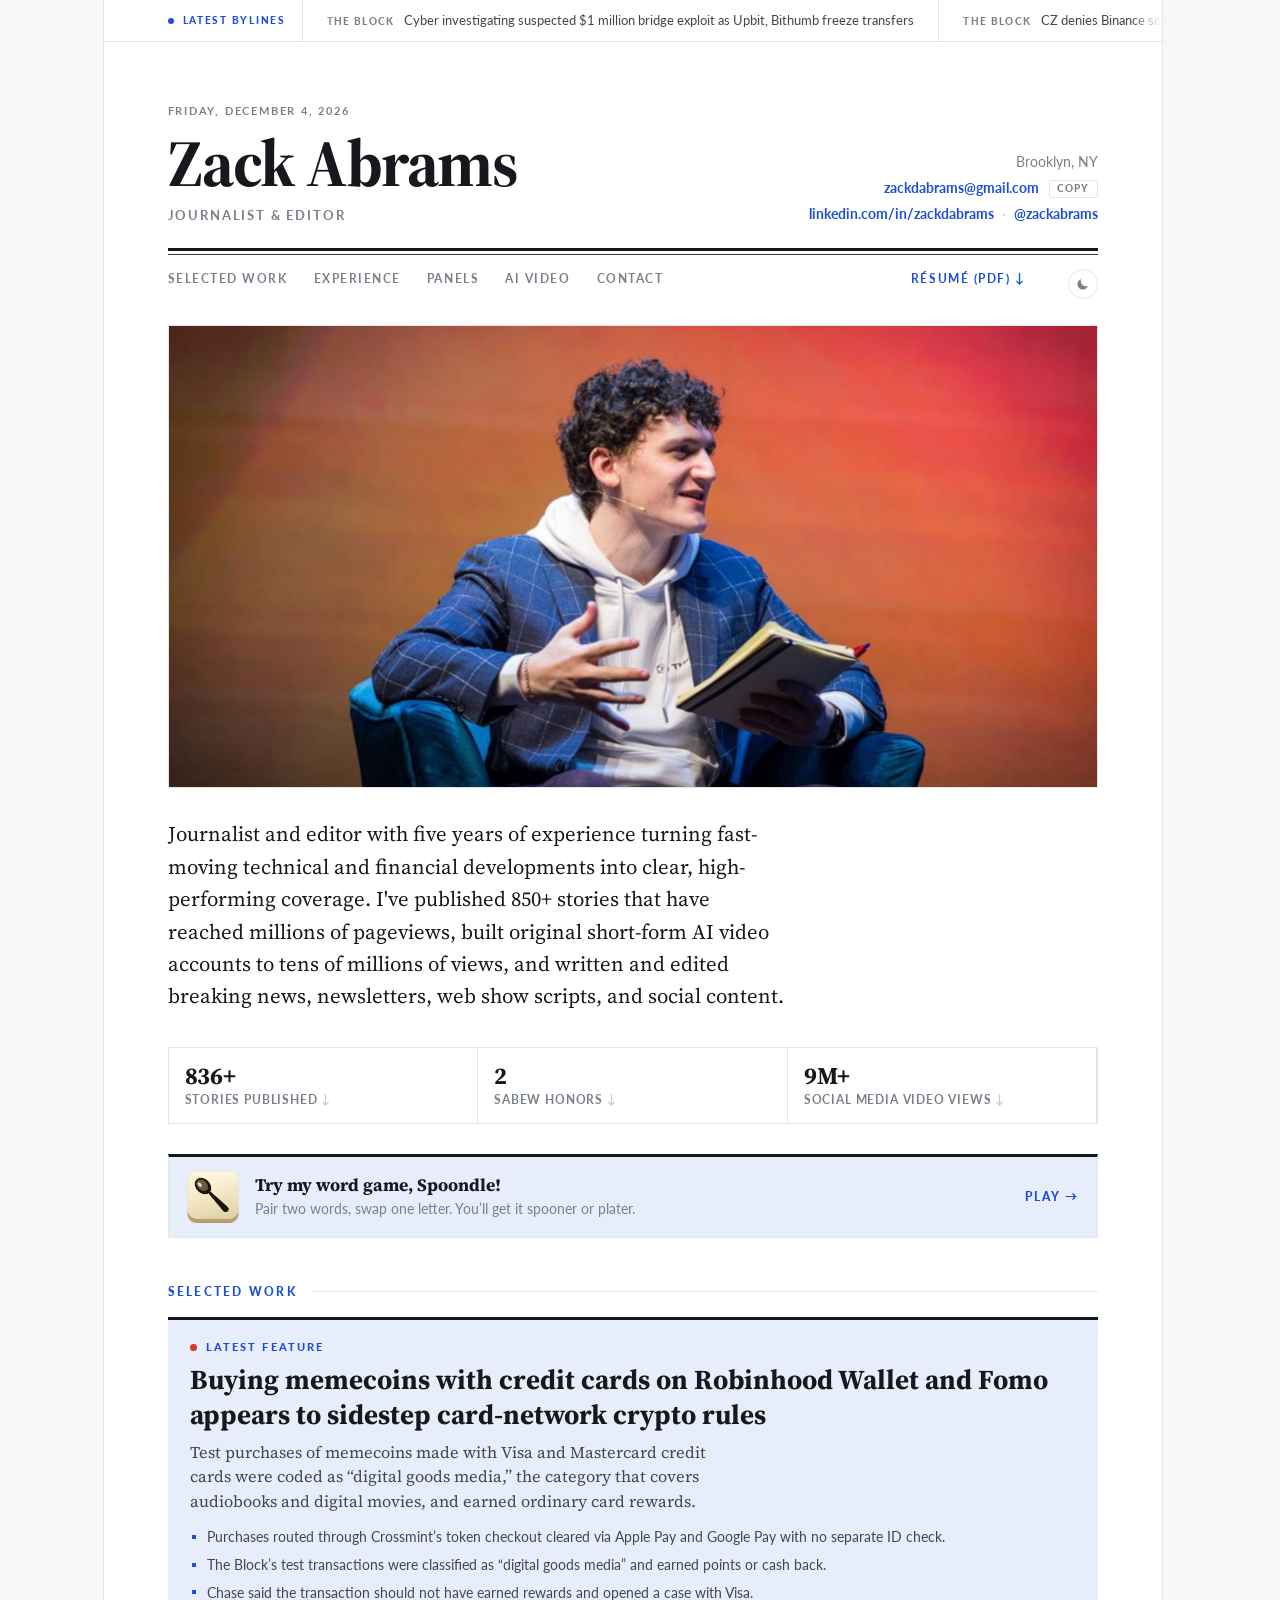
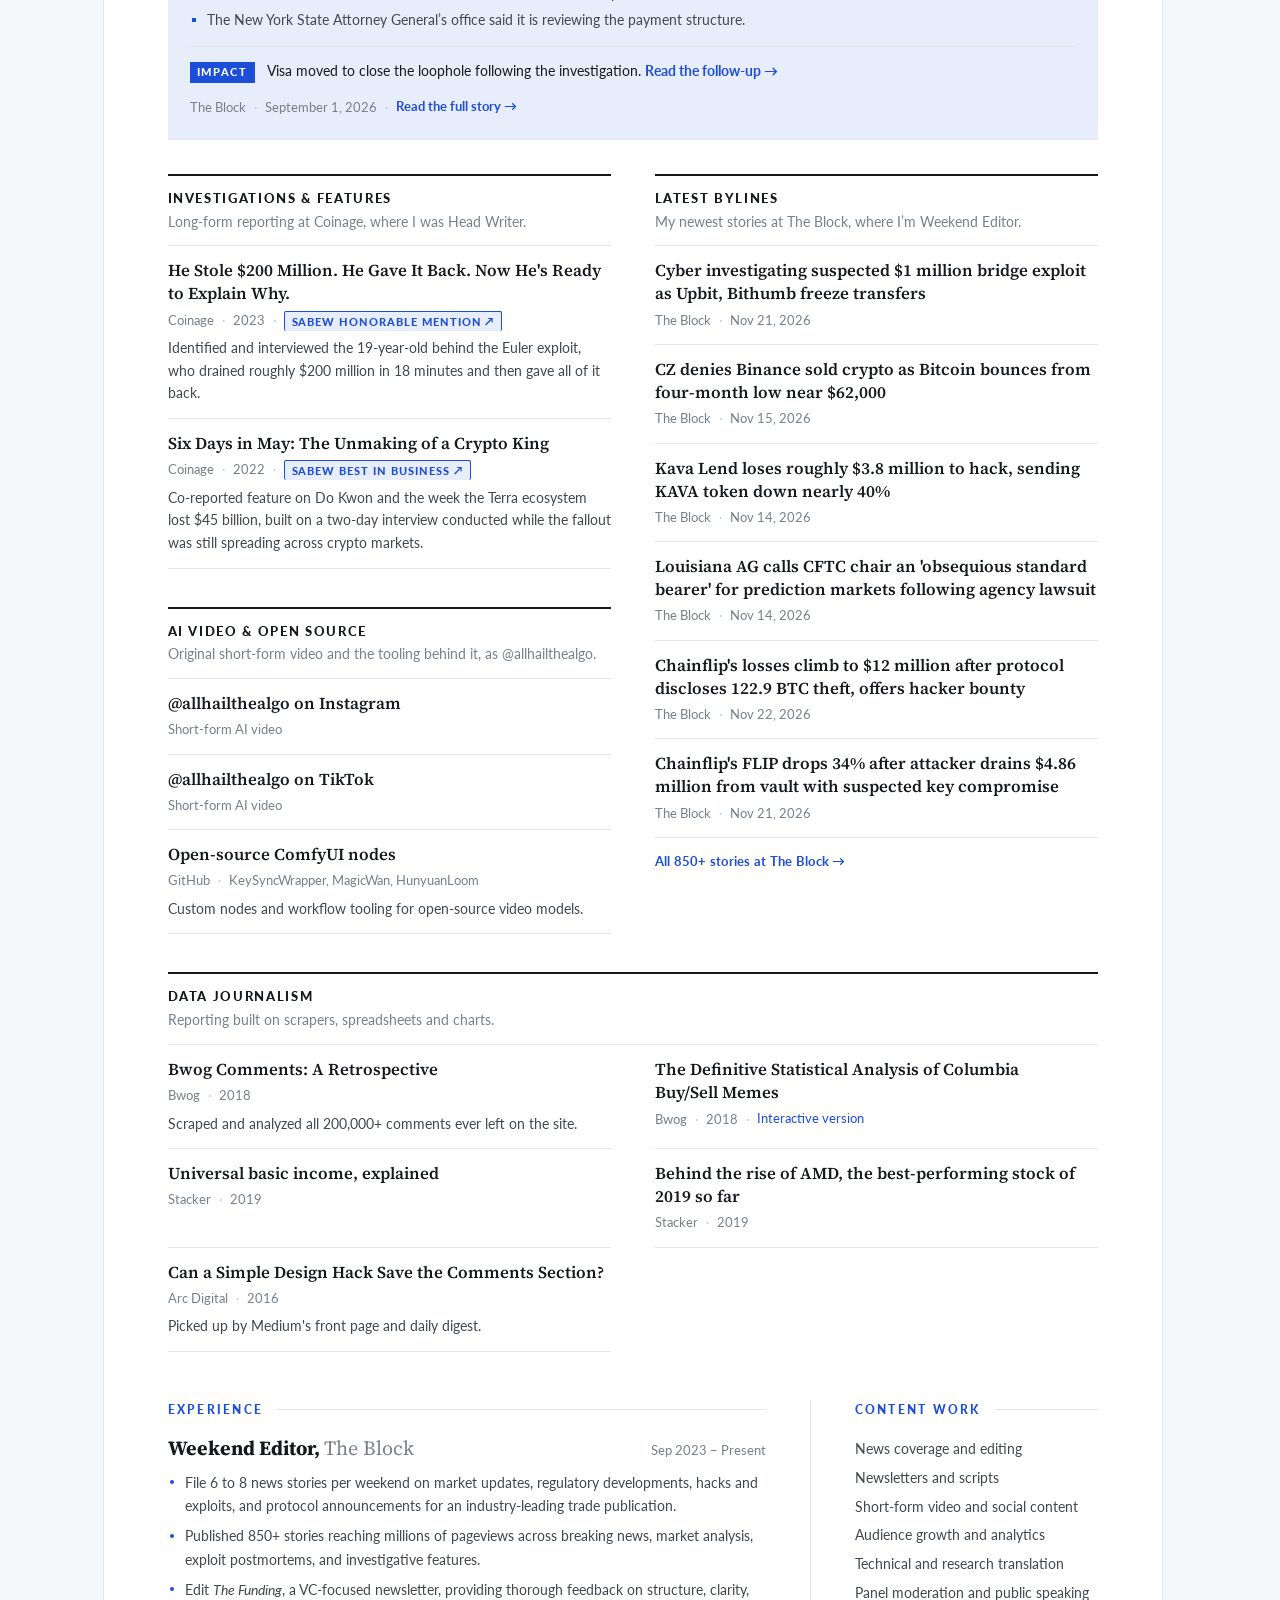
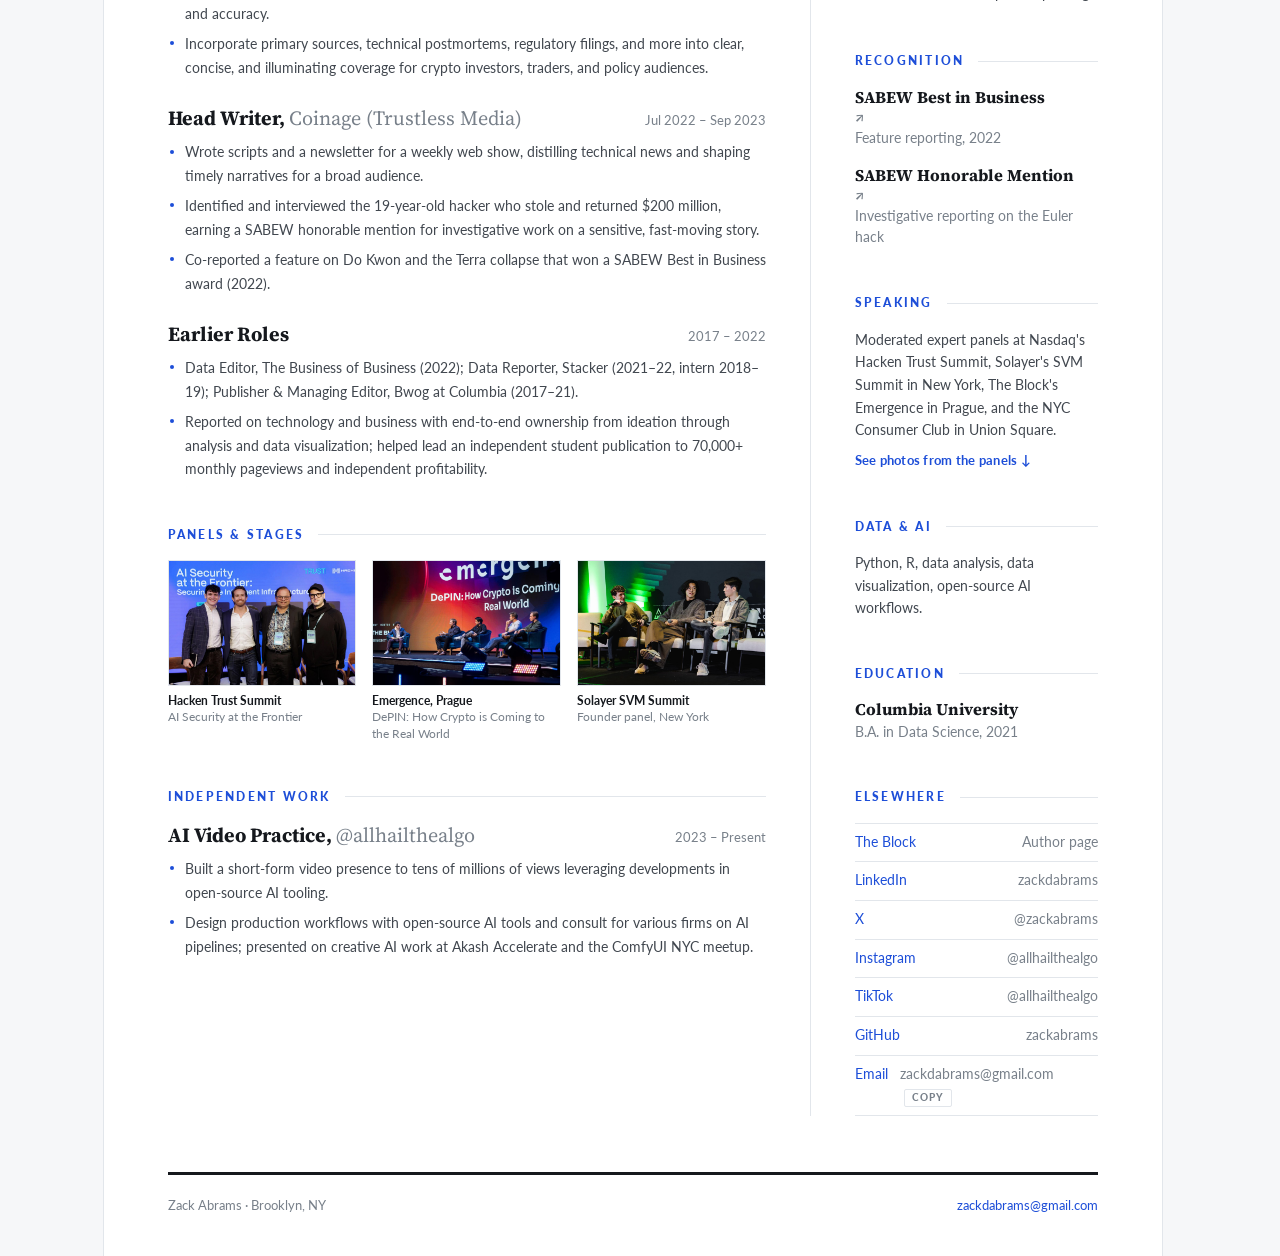
<file: index.html>
<!doctype html>
<html lang="en">
<head>
<meta charset="utf-8">
<meta name="viewport" content="width=device-width, initial-scale=1, viewport-fit=cover">
<script id="anim-gate">
(function(){try{var m=window.matchMedia&&matchMedia('(prefers-reduced-motion: reduce)');
if(!(m&&m.matches)&&'IntersectionObserver' in window)document.documentElement.setAttribute('data-anim','on');}catch(e){}
try{var t=localStorage.getItem('theme');if(t==='dark'||t==='light')document.documentElement.setAttribute('data-theme',t);}catch(e){}})();
</script>
<title>Zack Abrams</title>
<meta name="description" content="Journalist and editor in Brooklyn. Weekend Editor at The Block. SABEW Best in Business winner. 850+ stories on crypto markets, hacks, and regulation, plus open-source AI video.">
<link rel="canonical" href="https://zackabrams.com/">
<meta property="og:type" content="profile">
<meta property="og:site_name" content="Zack Abrams">
<meta property="og:title" content="Zack Abrams">
<meta property="og:description" content="Journalist and editor in Brooklyn. Weekend Editor at The Block. 850+ stories on crypto markets, hacks, and regulation, plus open-source AI video.">
<meta property="og:url" content="https://zackabrams.com/">
<meta property="og:image" content="https://zackabrams.com/og-image.jpg">
<meta property="og:image:width" content="1200">
<meta property="og:image:height" content="630">
<meta property="og:image:alt" content="Zack Abrams speaking on stage at Emergence in Prague">
<meta name="twitter:card" content="summary_large_image">
<meta name="twitter:creator" content="@zackabrams">
<meta name="twitter:image" content="https://zackabrams.com/og-image.jpg">
<meta name="theme-color" content="#1d4ed8">
<script type="application/ld+json">
{
 "@context": "https://schema.org",
 "@type": "Person",
 "name": "Zack Abrams",
 "url": "https://zackabrams.com/",
 "image": "https://zackabrams.com/og-image.jpg",
 "jobTitle": "Weekend Editor",
 "description": "Journalist and editor covering crypto markets, hacks, and regulation.",
 "worksFor": {
  "@type": "NewsMediaOrganization",
  "name": "The Block",
  "url": "https://www.theblock.co/"
 },
 "alumniOf": {
  "@type": "CollegeOrUniversity",
  "name": "Columbia University"
 },
 "homeLocation": {
  "@type": "Place",
  "name": "Brooklyn, New York"
 },
 "email": "mailto:zackdabrams@gmail.com",
 "award": [
  "SABEW Best in Business, 2022",
  "SABEW Best in Business Honorable Mention, 2023"
 ],
 "sameAs": [
  "https://www.theblock.co/author/zack-abrams/",
  "https://www.linkedin.com/in/zackdabrams",
  "https://x.com/zackabrams",
  "https://www.instagram.com/allhailthealgo/",
  "https://www.tiktok.com/@allhailthealgo",
  "https://github.com/zackabrams"
 ]
}
</script>
<link rel="icon" href="/favicon.svg" type="image/svg+xml">
<link rel="icon" href="/favicon-32.png" sizes="32x32" type="image/png">
<link rel="apple-touch-icon" href="/apple-touch-icon.png">
<link rel="preconnect" href="https://fonts.googleapis.com">
<link rel="preconnect" href="https://fonts.gstatic.com" crossorigin>
<link rel="stylesheet" href="https://fonts.googleapis.com/css2?family=Lato:ital,wght@0,400;0,700;0,900;1,400&family=Source+Serif+4:ital,opsz,wght@0,8..60,400;0,8..60,600;0,8..60,700;1,8..60,400&display=swap">
<style>
:root{
  --ground:#f6f7f9;
  --paper:#ffffff;
  --ink:#15181d;
  --body:#41474f;
  --muted:#78808a;
  --accent:#1d4ed8;
  --accent-soft:#e8edfb;
  --rule:#e2e6eb;
  --rule-strong:#c3cad3;
  --serif:"Source Serif 4",Georgia,"Times New Roman",serif;
  --sans:"Lato",-apple-system,BlinkMacSystemFont,"Segoe UI",Helvetica,Arial,sans-serif;
}
@media (prefers-color-scheme:dark){
  :root:not([data-theme="light"]){
    --ground:#0e1116;
    --paper:#141922;
    --ink:#e9ecf1;
    --body:#b4bbc5;
    --muted:#7f8896;
    --accent:#7da5ff;
    --accent-soft:#182236;
    --rule:#242c38;
    --rule-strong:#394453;
  }
}
:root[data-theme="dark"]{
  --ground:#0e1116;
  --paper:#141922;
  --ink:#e9ecf1;
  --body:#b4bbc5;
  --muted:#7f8896;
  --accent:#7da5ff;
  --accent-soft:#182236;
  --rule:#242c38;
  --rule-strong:#394453;
}

*{box-sizing:border-box;}
html{-webkit-text-size-adjust:100%;scroll-behavior:smooth;scrollbar-gutter:stable;}
@media (prefers-reduced-motion:reduce){html{scroll-behavior:auto;}*{animation:none!important;transition:none!important;}}
body{
  margin:0;
  background:var(--ground);
  color:var(--body);
  font-family:var(--sans);
  font-size:15px;
  line-height:1.62;
  -webkit-font-smoothing:antialiased;
}
img{max-width:100%;height:auto;}

a{color:var(--accent);text-decoration:none;border-bottom:1px solid transparent;}
a:hover{border-bottom-color:currentColor;}
a:focus-visible{outline:2px solid var(--accent);outline-offset:3px;border-radius:2px;}

.sheet{
  --gutter:clamp(20px,5vw,64px);
  --top:clamp(32px,5vw,60px);
  max-width:1060px;
  margin:0 auto;
  background:var(--paper);
  padding-inline:var(--gutter);
  padding-block:var(--top) 0;
  border-inline:1px solid var(--rule);
}
@media (max-width:1060px){.sheet{border-inline:0;}}

/* ---------- masthead ---------- */
.masthead{
  display:flex;
  flex-wrap:wrap;
  align-items:flex-end;
  justify-content:space-between;
  gap:14px 32px;
}
.name{
  font-family:var(--serif);
  font-weight:700;
  font-size:clamp(2.6rem,7.5vw,4.15rem);
  line-height:.98;
  letter-spacing:-.022em;
  color:var(--ink);
  margin:0;
}
.role{
  font-size:.82rem;
  letter-spacing:.14em;
  text-transform:uppercase;
  color:var(--muted);
  margin:10px 0 0;
  font-weight:700;
}
.contact{
  text-align:right;
  font-size:.875rem;
  line-height:1.85;
  color:var(--muted);
  margin:0;
}
.contact a{font-weight:700;}
.contact .sep{color:var(--rule-strong);padding:0 4px;}
@media (max-width:620px){
  .masthead{flex-direction:column;align-items:flex-start;}
  .contact{text-align:left;}
}

.rules{margin:22px 0 0;}
.rules::before,.rules::after{content:"";display:block;background:var(--ink);}
.rules::before{height:3px;}
.rules::after{height:1px;margin-top:3px;opacity:.85;}

/* ---------- nav ---------- */
.nav{
  display:flex;
  flex-wrap:wrap;
  gap:4px 26px;
  padding:14px 0 0;
  font-size:.74rem;
  font-weight:700;
  letter-spacing:.13em;
  text-transform:uppercase;
}
.nav a{color:var(--muted);}
.nav a:hover{color:var(--accent);}
.nav .pdf{color:var(--accent);margin-left:auto;}
@media (max-width:620px){.nav .pdf{margin-left:0;}}

/* ---------- hero ---------- */
.hero{margin:26px 0 0;}
.hero img{
  display:block;
  width:100%;
  max-width:100%;
  height:clamp(240px,36vw,470px);
  object-fit:cover;
  object-position:center 40%;
  background:var(--accent-soft);
}
.hero{border:1px solid var(--rule);overflow:hidden;line-height:0;}

/* ---------- lede ---------- */
.lede{
  font-family:var(--serif);
  font-size:clamp(1.09rem,2.3vw,1.3rem);
  line-height:1.56;
  color:var(--ink);
  max-width:62ch;
  margin:30px 0 0;
  text-wrap:pretty;
}

/* ---------- stats ---------- */
.stats{
  display:grid;
  grid-template-columns:repeat(3,1fr);
  gap:1px;
  background:var(--rule);
  border:1px solid var(--rule);
  margin:34px 0 0;
}
.stat{background:var(--paper);padding:14px 16px;}
a.stat{
  display:block;
  color:inherit;
  border-bottom:0;
  transition:background-color .22s ease;
}
a.stat b,a.stat span{transition:color .2s ease,opacity .2s ease;}
a.stat span::after{content:" \2193";opacity:.4;}
a.stat:hover{background:var(--accent-soft);}
a.stat:hover b,a.stat:hover span{color:var(--accent);}
a.stat:hover span::after{opacity:1;}
a.stat:focus-visible{outline:2px solid var(--accent);outline-offset:-2px;}
.group[id]{scroll-margin-top:22px;}
.stat b{
  display:block;
  font-family:var(--serif);
  font-weight:700;
  font-size:1.5rem;
  line-height:1.15;
  color:var(--ink);
  font-variant-numeric:tabular-nums;
  letter-spacing:-.01em;
}
.stat span{
  display:block;
  margin-top:3px;
  font-size:.735rem;
  line-height:1.4;
  letter-spacing:.07em;
  text-transform:uppercase;
  color:var(--muted);
  font-weight:700;
}
@media (max-width:600px){.stats{grid-template-columns:1fr;}}

/* ---------- two-column body ---------- */
.columns{
  display:grid;
  align-items:start;
  grid-template-columns:minmax(0,1fr) 288px;
  gap:0 44px;
  margin-top:10px;
  padding-bottom:56px;
}
.aside{
  align-self:start;
  padding-left:44px;
  border-left:1px solid var(--rule);
}
@media (max-width:900px){
  .columns{grid-template-columns:1fr;gap:0;}
  .aside{padding-left:0;border-left:0;border-top:1px solid var(--rule);margin-top:40px;padding-top:12px;}
}

/* ---------- section label ---------- */
.portfolio{margin-top:8px;}
.label{
  display:flex;
  align-items:center;
  gap:14px;
  margin:44px 0 16px;
  font-size:.745rem;
  font-weight:900;
  letter-spacing:.19em;
  text-transform:uppercase;
  color:var(--accent);
}
.label::after{content:"";flex:1;height:1px;background:var(--rule);}
.main > .label:first-child,.aside > .label:first-child{margin-top:0;}

/* ---------- entries (jobs) ---------- */
.entry{margin-bottom:26px;}
.entry:last-child{margin-bottom:0;}
.entry-head{
  display:flex;
  flex-wrap:wrap;
  align-items:baseline;
  justify-content:space-between;
  gap:2px 18px;
}
.entry-title{
  font-family:var(--serif);
  font-size:1.26rem;
  line-height:1.3;
  color:var(--ink);
  font-weight:700;
  margin:0;
}
.entry-title .org{font-weight:400;color:var(--muted);}
.entry-date{
  font-size:.815rem;
  color:var(--muted);
  white-space:nowrap;
  font-variant-numeric:tabular-nums;
}
.entry ul{list-style:none;margin:9px 0 0;padding:0;}
.entry li{position:relative;padding-left:17px;margin-bottom:7px;font-size:.905rem;}
.entry li::before{
  content:"";
  position:absolute;
  left:2px;top:.63em;
  width:4px;height:4px;
  border-radius:50%;
  background:var(--accent);
}
.entry li:last-child{margin-bottom:0;}
.entry .work li{padding-left:0;margin-bottom:0;}
.entry .work li::before{content:none;}
.entry em{font-style:italic;}

/* ---------- work list ---------- */
.group-title{
  font-family:var(--sans);
  font-size:.8rem;
  font-weight:900;
  letter-spacing:.13em;
  text-transform:uppercase;
  color:var(--ink);
  margin:0 0 3px;
  padding-top:12px;
  border-top:2px solid var(--ink);
}
.groups{display:grid;grid-template-columns:repeat(2,minmax(0,1fr));gap:0 44px;align-items:start;}
.gcol{min-width:0;}
#data{grid-column:1 / -1;}
#data .work{display:grid;grid-template-columns:repeat(2,minmax(0,1fr));column-gap:44px;border-top:1px solid var(--rule);}
#data .work li{border-top:0;border-bottom:1px solid var(--rule);}
.group{margin-bottom:38px;}

@media (max-width:900px){
  .groups{grid-template-columns:1fr;gap:0;}
  .gcol{display:contents;}
  #awards{order:1;} #stories{order:2;} #data{order:3;} #video{order:4;}
  #data .work{grid-template-columns:1fr;}
}
.group-note{font-size:.845rem;color:var(--muted);margin:0 0 12px;}

.work{list-style:none;margin:0;padding:0;}
.work li{
  padding:13px 0;
  border-top:1px solid var(--rule);
}
.work li:last-child{border-bottom:1px solid var(--rule);}
.work h4{
  font-family:var(--serif);
  font-size:1.045rem;
  line-height:1.38;
  font-weight:600;
  margin:0;
  color:var(--ink);
  text-wrap:pretty;
}
.work h4 a{color:var(--ink);}
.work h4 a:hover{color:var(--accent);}
.work .meta{
  display:flex;
  flex-wrap:wrap;
  align-items:center;
  gap:8px;
  margin-top:5px;
  font-size:.79rem;
  color:var(--muted);
  font-variant-numeric:tabular-nums;
}
.work .meta .dot{color:var(--rule-strong);}
.work p{margin:6px 0 0;font-size:.875rem;color:var(--body);}

.award{
  display:inline-block;
  padding:1px 7px;
  border:1px solid var(--accent);
  border-radius:2px;
  color:var(--accent);
  font-size:.665rem;
  font-weight:900;
  letter-spacing:.09em;
  text-transform:uppercase;
  background:var(--accent-soft);
}
.more{
  display:inline-block;
  margin-top:13px;
  font-size:.83rem;
  font-weight:700;
  letter-spacing:.02em;
}

/* ---------- aside ---------- */
.aside p{font-size:.875rem;margin:0;}
.tags{list-style:none;margin:0;padding:0;}
.tags li{font-size:.875rem;padding:3px 0;}
.honor{margin-bottom:15px;}
.honor:last-child{margin-bottom:0;}
.honor b{
  display:block;
  font-family:var(--serif);
  font-size:1.03rem;
  font-weight:700;
  color:var(--ink);
  line-height:1.3;
}
.honor span{display:block;font-size:.845rem;color:var(--muted);margin-top:1px;}
.links{list-style:none;margin:0;padding:0;}
.links li{
  padding:7px 0;
  border-bottom:1px solid var(--rule);
  font-size:.875rem;
  display:flex;
  justify-content:space-between;
  gap:12px;
}
.links li:first-child{border-top:1px solid var(--rule);}
.links .who{color:var(--muted);}

/* ---------- footer ---------- */
.foot{
  border-top:3px solid var(--ink);
  padding:20px 0 40px;
  display:flex;
  flex-wrap:wrap;
  justify-content:space-between;
  gap:8px 24px;
  font-size:.8rem;
  color:var(--muted);
}


/* ---------- featured article ---------- */
.featured{
  border-top:3px solid var(--ink);
  border-bottom:1px solid var(--rule);
  background:var(--accent-soft);
  padding:18px 22px 20px;
  margin:0 0 34px;
}
.featured-eyebrow{
  margin:0 0 6px;
  font-size:.7rem;
  font-weight:900;
  letter-spacing:.19em;
  text-transform:uppercase;
  color:var(--accent);
}
.featured-title{
  font-family:var(--serif);
  font-size:clamp(1.3rem,2.9vw,1.72rem);
  line-height:1.24;
  font-weight:700;
  margin:0;
  color:var(--ink);
  text-wrap:pretty;
}
.featured-title a{color:var(--ink);}
.featured-title a:hover{color:var(--accent);}
.featured-dek{
  font-family:var(--serif);
  font-size:1.02rem;
  line-height:1.5;
  margin:9px 0 0;
  max-width:68ch;
  color:var(--body);
}
.findings{list-style:none;margin:13px 0 0;padding:0;}
.findings li{
  position:relative;
  padding-left:17px;
  margin-bottom:5px;
  font-size:.88rem;
  font-variant-numeric:tabular-nums;
}
.findings li::before{
  content:"";
  position:absolute;
  left:2px;top:.62em;
  width:4px;height:4px;
  background:var(--accent);
}
.featured-meta{
  display:flex;
  flex-wrap:wrap;
  align-items:center;
  gap:8px;
  margin:14px 0 0;
  font-size:.79rem;
  color:var(--muted);
}
.featured-meta .dot{color:var(--rule-strong);}
.featured-meta a{font-weight:700;}

/* award chips are links now */
a.award{border-bottom:0;}
a.award:hover{background:var(--accent);color:var(--paper);}
.honor b a{color:var(--ink);border-bottom:0;}
.honor b a:hover{color:var(--accent);}

/* ---------- panels gallery ---------- */
.panels{margin-top:0;}
.panels[hidden],.hero[hidden]{display:none;}
.shots{display:grid;grid-template-columns:repeat(3,minmax(0,1fr));gap:18px 16px;}
.shot{margin:0;}
.shot img{
  display:block;
  width:100%;
  aspect-ratio:3/2;
  object-fit:cover;
  max-width:100%;
  border:1px solid var(--rule);
  background:var(--accent-soft);
}
.shot figcaption{margin-top:7px;font-size:.755rem;line-height:1.38;}
.shot figcaption b{display:block;color:var(--ink);font-weight:700;}
.shot figcaption span{display:block;color:var(--muted);}
.shots{position:relative;}
.dots{display:none;justify-content:center;gap:8px;margin-top:14px;}
.dots button{width:7px;height:7px;padding:0;border:0;border-radius:4px;background:var(--rule-strong);cursor:pointer;transition:width .3s ease,background-color .3s ease;}
.dots button[aria-current="true"]{width:20px;background:var(--accent);}
.dots button:focus-visible{outline:2px solid var(--accent);outline-offset:3px;}
@media (max-width:620px){
  .shots{
    display:flex;gap:12px;overflow-x:auto;
    scroll-snap-type:x mandatory;scrollbar-width:none;overscroll-behavior-x:contain;
    margin-inline:calc(-1 * var(--gutter));padding-inline:var(--gutter);scroll-padding-inline:var(--gutter);
  }
  .shots::-webkit-scrollbar{display:none;}
  .shot{flex:0 0 86%;scroll-snap-align:start;}
  .dots{display:flex;}
}


/* ---------- motion ---------- */
a{transition:color .2s ease,border-color .2s ease;}
.nav a{position:relative;}
.nav a:hover{border-bottom-color:transparent;}
.nav a::after{
  content:"";position:absolute;left:0;right:0;bottom:-3px;height:1px;
  background:currentColor;transform:scaleX(0);transform-origin:left center;
  transition:transform .28s cubic-bezier(.22,.61,.36,1);
}
.nav a:hover::after{transform:scaleX(1);}

.shotimg{
  display:block;overflow:hidden;line-height:0;
  padding:0;border:0;background:none;width:100%;
  cursor:zoom-in;
}
.shotimg:focus-visible{outline:2px solid var(--accent);outline-offset:3px;}

/* ---------- lightbox ---------- */
.lightbox{
  position:fixed;inset:0;z-index:999;
  display:flex;flex-direction:column;align-items:center;justify-content:center;
  gap:14px;
  padding:calc(env(safe-area-inset-top,0px) + 56px) 20px calc(env(safe-area-inset-bottom,0px) + 28px);
  background:rgba(8,10,14,.93);
  -webkit-backdrop-filter:blur(3px);backdrop-filter:blur(3px);
}
.lightbox[hidden]{display:none;}
.lb-fig{margin:0;display:flex;flex-direction:column;align-items:center;gap:12px;max-width:100%;}
.lb-fig img{
  display:block;
  max-width:min(94vw,1400px);
  max-height:76vh;
  width:auto;height:auto;
  object-fit:contain;
  border:1px solid rgba(255,255,255,.14);
}
.lb-cap{
  text-align:center;max-width:62ch;
  font-size:.86rem;line-height:1.45;color:#c9cfda;
}
.lb-cap b{display:block;color:#fff;font-weight:700;}
.lb-btn{
  position:absolute;top:calc(env(safe-area-inset-top,0px) + 14px);right:16px;
  width:40px;height:40px;line-height:1;
  font-size:1.5rem;
  color:#fff;background:rgba(255,255,255,.1);border:1px solid rgba(255,255,255,.2);
  cursor:pointer;
}
.lb-nav{
  position:absolute;top:50%;transform:translateY(-50%);
  width:44px;height:64px;
  font-size:1.5rem;color:#fff;
  background:rgba(255,255,255,.08);border:1px solid rgba(255,255,255,.16);
  cursor:pointer;
}
.lb-prev{left:12px;} .lb-next{right:12px;}
.lb-btn:hover,.lb-nav:hover{background:rgba(255,255,255,.22);}
.lb-btn:focus-visible,.lb-nav:focus-visible{outline:2px solid #fff;outline-offset:2px;}
@media (max-width:620px){.lb-nav{width:38px;height:54px;}}
.shot img{transition:transform .55s cubic-bezier(.22,.61,.36,1),filter .55s ease;}
.shot:hover img{transform:scale(1.045);filter:saturate(1.06);}

.work li{transition:background-color .25s ease;}
.work li:hover{background-color:var(--accent-soft);}

.featured-meta a,.more{display:inline-block;transition:transform .25s cubic-bezier(.22,.61,.36,1),color .2s ease;}
.featured-meta a:hover,.more:hover{transform:translateX(3px);}
a.award{transition:background-color .2s ease,color .2s ease;}

/* JS sets data-anim only when motion is welcome, so nothing hides without it */
:root[data-anim="on"] .reveal{opacity:0;transform:translateY(14px);}
:root[data-anim="on"] .reveal.in{
  opacity:1;transform:none;
  transition:opacity .6s cubic-bezier(.22,.61,.36,1),transform .6s cubic-bezier(.22,.61,.36,1);
}
:root[data-anim="on"] .shots .shot:nth-child(2).in{transition-delay:.09s;}
:root[data-anim="on"] .shots .shot:nth-child(3).in{transition-delay:.18s;}
:root[data-anim="on"] .hero{overflow:hidden;}
:root[data-anim="on"] .hero img{animation:heroIn .95s cubic-bezier(.22,.61,.36,1) both;}
@keyframes heroIn{from{opacity:0;transform:scale(1.035);}to{opacity:1;transform:none;}}

@media (prefers-reduced-motion:reduce){
  .shot:hover img,.featured-meta a:hover,.more:hover{transform:none;}
}


/* ---------- newswire ---------- */
.wire{
  display:flex;align-items:stretch;
  margin:calc(-1 * var(--top)) calc(-1 * var(--gutter)) var(--top);
  border-bottom:1px solid var(--rule);
  min-height:40px;
}
.wire-label{
  flex:none;display:flex;align-items:center;gap:9px;
  margin:0;padding:0 16px 0 var(--gutter);
  font-size:.64rem;font-weight:900;letter-spacing:.17em;text-transform:uppercase;
  color:var(--accent);
  border-right:1px solid var(--rule);
}
.wire-label::before{content:"";width:6px;height:6px;border-radius:50%;background:currentColor;}
.wire-view{
  flex:1;min-width:0;overflow-x:auto;scrollbar-width:none;
  -webkit-mask-image:linear-gradient(90deg,transparent,#000 32px,#000 calc(100% - 32px),transparent);
          mask-image:linear-gradient(90deg,transparent,#000 32px,#000 calc(100% - 32px),transparent);
}
.wire-view::-webkit-scrollbar{display:none;}
.wire-track{display:flex;list-style:none;margin:0;padding:0;width:max-content;}
.wire-track li{display:flex;align-items:center;border-right:1px solid var(--rule);}
.wire-track a{
  display:flex;align-items:baseline;gap:10px;
  padding:0 24px;line-height:40px;white-space:nowrap;
  font-size:.8rem;color:var(--body);border-bottom:0;
}
.wire-track a:hover span{color:var(--ink);text-decoration:underline;text-underline-offset:3px;text-decoration-color:var(--rule-strong);}
.wire-track b{font-size:.62rem;font-weight:900;letter-spacing:.13em;text-transform:uppercase;color:var(--muted);}
.wire.ticking .wire-view{overflow:hidden;}
.wire.ticking .wire-track{animation:wire var(--wire-dur,70s) linear infinite;}
.wire.ticking:hover .wire-track,.wire.ticking:focus-within .wire-track{animation-play-state:paused;}
@keyframes wire{to{transform:translateX(-50%);}}
@media (max-width:620px){.wire-label{padding-right:12px;letter-spacing:.12em;}}

/* ---------- entrance ---------- */
.name .w{display:inline-block;overflow:hidden;vertical-align:top;padding:.12em 0 .06em;margin:-.12em 0 -.06em;}
.name .w > span{display:inline-block;}
:root[data-anim="on"] .name .w > span{animation:rise .9s cubic-bezier(.19,1,.22,1) both;}
:root[data-anim="on"] .name .w + .w > span{animation-delay:.09s;}
@keyframes rise{from{transform:translateY(108%);}to{transform:none;}}
:root[data-anim="on"] .role,:root[data-anim="on"] .contact{animation:fadeUp .7s .28s cubic-bezier(.22,.61,.36,1) both;}
@keyframes fadeUp{from{opacity:0;transform:translateY(6px);}to{opacity:1;transform:none;}}
:root[data-anim="on"] .rules::before,:root[data-anim="on"] .rules::after{
  transform-origin:left center;animation:draw 1.1s cubic-bezier(.65,0,.35,1) .15s both;
}
:root[data-anim="on"] .rules::after{animation-delay:.27s;}
@keyframes draw{from{transform:scaleX(0);}to{transform:scaleX(1);}}
.label.rule-anim::after{transform:scaleX(0);transform-origin:left center;transition:transform 1s cubic-bezier(.65,0,.35,1) .12s;}
.label.rule-anim.in::after{transform:scaleX(1);}

/* ---------- lightbox morph (View Transitions, where supported) ---------- */
::view-transition-group(lb-photo){animation-duration:.42s;animation-timing-function:cubic-bezier(.22,.61,.36,1);}
::view-transition-old(root),::view-transition-new(root){animation-duration:.28s;}


/* ---------- Spoondle callout ---------- */
.spoon-band{margin-top:30px;}
.spoon{
  display:flex;align-items:center;gap:16px;padding:14px 18px;
  border:1px solid var(--rule);border-top:3px solid var(--ink);
  background:var(--accent-soft);color:var(--body);
}
a.spoon:hover{border-bottom-color:var(--rule);}
.spoon-icon{flex:none;width:52px;height:52px;display:block;transition:transform .35s cubic-bezier(.34,1.56,.64,1);}
.spoon:hover .spoon-icon{transform:rotate(-8deg) scale(1.06);}
.spoon-text{display:flex;flex-direction:column;gap:2px;min-width:0;}
.spoon-text b{font-family:var(--serif);font-size:1.1rem;line-height:1.3;color:var(--ink);}
.spoon-text span{font-size:.85rem;color:var(--muted);}
.spoon-go{margin-left:auto;flex:none;font-size:.74rem;font-weight:900;letter-spacing:.14em;text-transform:uppercase;color:var(--accent);transition:transform .25s cubic-bezier(.22,.61,.36,1);}
.spoon:hover .spoon-go{transform:translateX(3px);}
.spoon:focus-visible{outline:2px solid var(--accent);outline-offset:3px;}
@media (max-width:620px){.spoon-go{display:none;}.spoon{gap:14px;padding:12px 14px;}.spoon-icon{width:46px;height:46px;}}
@media (prefers-reduced-motion:reduce){.spoon:hover .spoon-icon,.spoon:hover .spoon-go{transform:none;}}


/* ---------- reading progress ---------- */
.progress{
  position:fixed;left:0;right:0;top:0;height:2px;z-index:60;
  background:var(--accent);transform:scaleX(0);transform-origin:left center;pointer-events:none;
}

/* ---------- dateline ---------- */
.dateline{margin:0 0 10px;font-size:.7rem;font-weight:700;letter-spacing:.16em;text-transform:uppercase;color:var(--muted);}
:root[data-anim="on"] .dateline{animation:fadeUp .7s .2s cubic-bezier(.22,.61,.36,1) both;}

/* ---------- theme toggle ---------- */
.theme-toggle{
  display:inline-grid;place-items:center;flex:none;
  width:30px;height:30px;margin-left:16px;padding:0;
  border:1px solid var(--rule);border-radius:50%;background:none;color:var(--muted);cursor:pointer;
  transition:color .2s ease,border-color .2s ease,transform .45s cubic-bezier(.34,1.56,.64,1);
}
.theme-toggle[hidden]{display:none;}
.theme-toggle:hover{color:var(--accent);border-color:var(--accent);transform:rotate(-20deg);}
.theme-toggle:focus-visible{outline:2px solid var(--accent);outline-offset:2px;}
.theme-toggle svg{width:15px;height:15px;}
.theme-toggle .i-sun{display:none;}
.theme-toggle[data-show="sun"] .i-sun{display:block;}
.theme-toggle[data-show="sun"] .i-moon{display:none;}
.sheet{position:relative;}
@media (max-width:620px){.theme-toggle{position:absolute;right:var(--gutter);top:calc(41px + var(--top) - 7px);margin:0;}}
html.theme-fade,html.theme-fade *{transition:background-color .35s ease,color .35s ease,border-color .35s ease!important;}

/* ---------- live dot on the lead story ---------- */
.featured-eyebrow{display:flex;align-items:center;gap:9px;}
.featured-eyebrow::before{content:"";width:7px;height:7px;border-radius:50%;background:#e0352b;flex:none;}
:root[data-anim="on"] .featured-eyebrow::before{animation:live 2.2s ease-out infinite;}
@keyframes live{0%{box-shadow:0 0 0 0 rgba(224,53,43,.55);}70%{box-shadow:0 0 0 8px rgba(224,53,43,0);}100%{box-shadow:0 0 0 0 rgba(224,53,43,0);}}

/* ---------- hero parallax ---------- */
:root[data-anim="on"] .hero img{scale:1.1;translate:0 var(--py,0px);}


/* ---------- copy email ---------- */
.copy{
  display:inline-block;vertical-align:1px;margin-left:6px;padding:1px 7px;
  border:1px solid var(--rule);border-radius:2px;background:none;cursor:pointer;
  font:900 .6rem/1.5 var(--sans);letter-spacing:.12em;text-transform:uppercase;color:var(--muted);
  transition:color .2s ease,border-color .2s ease,background-color .2s ease;
}
.copy[hidden]{display:none;}
.copy:hover{color:var(--accent);border-color:var(--accent);}
.copy:focus-visible{outline:2px solid var(--accent);outline-offset:2px;}
.copy.done{color:var(--paper);background:var(--accent);border-color:var(--accent);}
.links .who .copy{margin-left:4px;}
.sr-only{position:absolute;width:1px;height:1px;margin:-1px;padding:0;overflow:hidden;clip:rect(0 0 0 0);white-space:nowrap;border:0;}

/* ---------- impact line ---------- */
.impact{display:flex;gap:12px;align-items:baseline;margin:14px 0 0;padding-top:12px;border-top:1px solid var(--rule);font-size:.9rem;color:var(--ink);}
.impact b{flex:none;font-size:.66rem;font-weight:900;letter-spacing:.16em;text-transform:uppercase;color:#fff;background:var(--accent);padding:2px 7px;}
:root[data-theme="dark"] .impact b{color:#0e1116;}
@media (prefers-color-scheme:dark){:root:not([data-theme="light"]) .impact b{color:#0e1116;}}
.impact a{font-weight:700;white-space:nowrap;}
.aside .more{display:inline-block;margin-top:8px;}

/* ---------- print ---------- */
@media print{
  @page{size:letter;margin:.45in .5in;}
  :root,:root[data-theme],:root:not([data-theme="light"]){
    --ground:#fff;--paper:#fff;--ink:#000;--body:#222;--muted:#555;--accent:#1d4ed8;--accent-soft:#fff;--rule:#ccc;--rule-strong:#999;
  }
  body{background:#fff;font-size:9.5pt;line-height:1.42;}
  .progress,.wire,.nav,.hero,.stats,.spoon-band,.portfolio,.panels,.foot,.dateline,.lightbox,
  #contact,.links{display:none!important;}
  .reveal{opacity:1!important;transform:none!important;}
  .label.rule-anim::after{transform:none!important;}
  .sheet{max-width:none;padding:0;border:0;}
  .masthead{flex-direction:row!important;align-items:flex-end!important;}
  .contact{text-align:right!important;font-size:8.5pt;line-height:1.6;}
  .name{font-size:27pt;}
  .role{margin-top:4px;font-size:7.5pt;}
  .rules{margin-top:10px;}
  .lede{font-size:10.5pt;line-height:1.45;margin:12px 0 0;max-width:none;}
  .columns{grid-template-columns:minmax(0,1fr) 2.05in!important;gap:0 .28in!important;margin-top:4px;padding-bottom:0;}
  .aside{padding-left:.22in!important;border-left:1px solid #ccc!important;border-top:0!important;margin-top:0!important;padding-top:0!important;}
  .label{margin:13px 0 6px;font-size:7pt;}
  .entry{margin-bottom:9px;break-inside:avoid;}
  .entry-title{font-size:11.5pt;}
  .entry-date{font-size:8pt;}
  .entry ul{margin-top:3px;}
  .entry li{font-size:8.8pt;margin-bottom:2px;line-height:1.38;}
  .tags li,.aside p,.honor span{font-size:8.6pt;}
  .tags li{padding:1px 0;}
  .honor{margin-bottom:6px;}
  .honor b{font-size:10pt;}
  a{color:#000!important;}
  a[href^="http"]::after{content:none;}
  .ext,.theme-toggle,.copy,.aside .more{display:none!important;}
}
</style>
</head>
<body>

<div class="progress" aria-hidden="true"></div>

<p class="sr-only" id="copy-status" aria-live="polite"></p>
<main class="sheet">

  <section class="wire" aria-labelledby="wire-label">
    <h2 class="wire-label" id="wire-label">Latest bylines</h2>
    <div class="wire-view">
      <ul class="wire-track">
        <li><a href="https://www.theblock.co/news/defi/2026-09-27-onchain-analyst-links-18-4-million-in-robinhood-chain-memecoin-extractions-to-single-rug-pull-operation-416960"><b>The Block</b><span>Onchain analyst links $18.4 million in Robinhood Chain memecoin extractions to single rug-pull operation</span></a></li>
        <li><a href="https://www.theblock.co/news/ecosystems/2026-09-27-its-really-not-just-a-blockchain-anymore-vitalik-buterin-maps-ethereums-path-to-2030-416953"><b>The Block</b><span>'It's really not just a blockchain anymore': Vitalik Buterin maps Ethereum's path to 2030</span></a></li>
        <li><a href="https://www.theblock.co/news/markets/2026-09-26-bitcoin-etfs-turn-positive-for-2026-with-2-4-billion-weekly-inflow-their-largest-since-october-416944"><b>The Block</b><span>Bitcoin ETFs turn positive for 2026 with $2.4 billion weekly inflow, their largest since October</span></a></li>
        <li><a href="https://www.theblock.co/news/regulation/2026-09-26-kalshi-loses-appeal-over-ohio-and-tennessee-sports-betting-laws-widening-circuit-split-416937"><b>The Block</b><span>Kalshi loses appeal over Ohio and Tennessee sports betting laws, widening circuit split</span></a></li>
        <li><a href="https://www.theblock.co/news/defi/2026-09-20-zetachain-votes-to-shut-down-layer-1-network-and-move-zeta-to-solana-415878"><b>The Block</b><span>ZetaChain votes to shut down Layer 1 network and move ZETA to Solana</span></a></li>
        <li><a href="https://www.theblock.co/news/regulation/2026-09-20-polymarket-faced-10-million-fraud-attempt-as-its-ceo-pushed-growth-over-compliance-concerns-wsj-415875"><b>The Block</b><span>Polymarket faced $10 million fraud attempt as its CEO pushed growth over compliance concerns: WSJ</span></a></li>
        <li><a href="https://www.theblock.co/news/markets/2026-09-19-bitcoin-etfs-eke-out-positive-week-with-433-million-friday-inflow-as-ether-funds-snap-four-week-inflow-streak-415871"><b>The Block</b><span>Bitcoin ETFs eke out positive week with $433 million Friday inflow as ether funds snap four-week inflow streak</span></a></li>
        <li><a href="https://www.theblock.co/news/regulation/2026-09-19-visa-to-close-crossmint-memecoin-rewards-loophole-following-the-block-investigation-report-415866"><b>The Block</b><span>Visa to close Crossmint memecoin rewards loophole following The Block investigation: report</span></a></li>
      </ul>
    </div>
  </section>

  <header class="masthead">
    <div>
      <p class="dateline" hidden></p>
      <h1 class="name"><span class="w"><span>Zack</span></span> <span class="w"><span>Abrams</span></span></h1>
      <p class="role">Journalist &amp; Editor</p>
    </div>
    <p class="contact">
      Brooklyn, NY<br>
      <a href="mailto:zackdabrams@gmail.com">zackdabrams@gmail.com</a> <button class="copy" type="button" data-copy="zackdabrams@gmail.com" hidden>Copy</button><br>
      <a href="https://www.linkedin.com/in/zackdabrams">linkedin.com/in/zackdabrams</a>
      <span class="sep">·</span>
      <a href="https://x.com/zackabrams">@zackabrams</a>
    </p>
  </header>

  <div class="rules" role="presentation"></div>

  <nav class="nav" aria-label="Sections">
    <a href="#work">Selected work</a>
    <a href="#experience">Experience</a>
    <a href="#panels" class="navpanels">Panels</a>
    <a href="#video">AI video</a>
    <a href="#contact">Contact</a>
    <a class="pdf" href="ZackAbramsResume.pdf" target="_blank" rel="noopener">Résumé (PDF) ↓</a>
    <button class="theme-toggle" type="button" hidden>
      <svg class="i-moon" viewBox="0 0 24 24" aria-hidden="true"><path d="M20.5 14.3A8.5 8.5 0 0 1 9.7 3.5a8.5 8.5 0 1 0 10.8 10.8z" fill="currentColor"/></svg>
      <svg class="i-sun" viewBox="0 0 24 24" aria-hidden="true"><circle cx="12" cy="12" r="4.2" fill="currentColor"/><g stroke="currentColor" stroke-width="2" stroke-linecap="round"><path d="M12 2.5v2.2M12 19.3v2.2M2.5 12h2.2M19.3 12h2.2M5.3 5.3l1.6 1.6M17.1 17.1l1.6 1.6M5.3 18.7l1.6-1.6M17.1 6.9l1.6-1.6"/></g></svg>
    </button>
  </nav>

  <figure class="hero">
    <img src="images/panels/panel-02.jpg" alt="Zack Abrams moderating from the main stage at Emergence in Prague" width="1280" height="853" fetchpriority="high">
  </figure>

  <p class="lede">
    Journalist and editor with five years of experience turning fast-moving technical
    and financial developments into clear, high-performing coverage. I've published 850+
    stories that have reached millions of pageviews, built original short-form AI video
    accounts to tens of millions of views, and written and edited breaking news, newsletters,
    web show scripts, and social content.
  </p>

  <div class="stats">
    <a class="stat" href="#stories"><b>850+</b><span>Stories published</span></a>
    <a class="stat" href="#awards"><b>2</b><span>SABEW honors</span></a>
    <a class="stat" href="#video"><b>10M+</b><span>Social media video views</span></a>
  </div>

  <div class="spoon-band">
    <a class="spoon" href="https://spoondle.app/">
      <img class="spoon-icon" src="images/spoondle-icon.png" alt="" width="52" height="52">
      <span class="spoon-text"><b>Try my word game, Spoondle!</b><span>Pair two words, swap one letter. You&rsquo;ll get it spooner or plater.</span></span>
      <span class="spoon-go" aria-hidden="true">Play &rarr;</span>
    </a>
  </div>

  <section class="portfolio">
    <h2 class="label" id="work">Selected work</h2>

    <article class="featured">
      <p class="featured-eyebrow">Latest feature</p>
      <h3 class="featured-title"><a href="https://www.theblock.co/news/business/2026-09-01-buying-memecoins-with-credit-cards-on-robinhood-wallet-fomo-sidestep-card-network-crypto-rules-411911">Buying memecoins with credit cards on Robinhood Wallet and Fomo appears to sidestep card-network crypto rules</a></h3>
      <p class="featured-dek">Test purchases of memecoins made with Visa and Mastercard credit cards were coded as &ldquo;digital goods media,&rdquo; the category that covers audiobooks and digital movies, and earned ordinary card rewards.</p>
      <ul class="findings">
        <li>Purchases routed through Crossmint&rsquo;s token checkout cleared via Apple Pay and Google Pay with no separate ID check.</li>
        <li>The Block&rsquo;s test transactions were classified as &ldquo;digital goods media&rdquo; and earned points or cash back.</li>
        <li>Chase said the transaction should not have earned rewards and opened a case with Visa.</li>
        <li>The New York State Attorney General&rsquo;s office said it is reviewing the payment structure.</li>
      </ul>
      <p class="impact"><b>Impact</b><span>Visa moved to close the loophole following the investigation. <a href="https://www.theblock.co/news/regulation/2026-09-19-visa-to-close-crossmint-memecoin-rewards-loophole-following-the-block-investigation-report-415866">Read the follow-up &rarr;</a></span></p>
      <p class="featured-meta"><span>The Block</span><span class="dot">·</span><span>September 1, 2026</span><span class="dot">·</span><a href="https://www.theblock.co/news/business/2026-09-01-buying-memecoins-with-credit-cards-on-robinhood-wallet-fomo-sidestep-card-network-crypto-rules-411911">Read the full story &rarr;</a></p>
    </article>

    <div class="groups">
<div class="gcol">
<div class="group" id="awards">
<h3 class="group-title">Investigations &amp; features</h3>
      <p class="group-note">Long-form reporting at Coinage, where I was Head Writer.</p>
      <ul class="work">
        <li>
          <h4><a href="https://www.coinage.media/s2/he-stole-200-million-he-gave-it-back-now-hes-ready-to-explain-why">He Stole $200 Million. He Gave It Back. Now He's Ready to Explain Why.</a></h4>
          <div class="meta"><span>Coinage</span><span class="dot">·</span><span>2023</span><span class="dot">·</span><a class="award" href="https://sabew.org/2024/11/2023-best-in-business-awards/">SABEW Honorable Mention<span class="ext"> ↗</span></a></div>
          <p>Identified and interviewed the 19-year-old behind the Euler exploit, who drained roughly $200 million in 18 minutes and then gave all of it back.</p>
        </li>
        <li>
          <h4><a href="https://www.coinage.media/s1/inside-cryptos-largest-collapse-with-terras-do-kwon">Six Days in May: The Unmaking of a Crypto King</a></h4>
          <div class="meta"><span>Coinage</span><span class="dot">·</span><span>2022</span><span class="dot">·</span><a class="award" href="https://sabew.org/2023/03/2022-best-in-business-honorees-judging-comments/">SABEW Best in Business<span class="ext"> ↗</span></a></div>
          <p>Co-reported feature on Do Kwon and the week the Terra ecosystem lost $45 billion, built on a two-day interview conducted while the fallout was still spreading across crypto markets.</p>
        </li>
      </ul>
</div>
<div class="group" id="video">
<h3 class="group-title">AI video &amp; open source</h3>
<p class="group-note">Original short-form video and the tooling behind it, as @allhailthealgo.</p>
<ul class="work">
          <li>
            <h4><a href="https://www.instagram.com/allhailthealgo/">@allhailthealgo on Instagram</a></h4>
            <div class="meta"><span>Short-form AI video</span></div>
          </li>
          <li>
            <h4><a href="https://www.tiktok.com/@allhailthealgo">@allhailthealgo on TikTok</a></h4>
            <div class="meta"><span>Short-form AI video</span></div>
          </li>
          <li>
            <h4><a href="https://github.com/zackabrams">Open-source ComfyUI nodes</a></h4>
            <div class="meta"><span>GitHub</span><span class="dot">·</span><span>KeySyncWrapper, MagicWan, HunyuanLoom</span></div>
            <p>Custom nodes and workflow tooling for open-source video models.</p>
          </li>
        </ul>
</div>
</div>
<div class="gcol">
<div class="group" id="stories">
<h3 class="group-title">Latest bylines</h3>
      <p class="group-note">My newest stories at The Block, where I&rsquo;m Weekend Editor.</p>
      <ul class="work" id="bylines-list">
        <li>
          <h4><a href="https://www.theblock.co/news/defi/2026-09-27-onchain-analyst-links-18-4-million-in-robinhood-chain-memecoin-extractions-to-single-rug-pull-operation-416960">Onchain analyst links $18.4 million in Robinhood Chain memecoin extractions to single rug-pull operation</a></h4>
          <div class="meta"><span>The Block</span><span class="dot">·</span><span>Sep 27, 2026</span></div>
        </li>
        <li>
          <h4><a href="https://www.theblock.co/news/ecosystems/2026-09-27-its-really-not-just-a-blockchain-anymore-vitalik-buterin-maps-ethereums-path-to-2030-416953">'It's really not just a blockchain anymore': Vitalik Buterin maps Ethereum's path to 2030</a></h4>
          <div class="meta"><span>The Block</span><span class="dot">·</span><span>Sep 27, 2026</span></div>
        </li>
        <li>
          <h4><a href="https://www.theblock.co/news/markets/2026-09-26-bitcoin-etfs-turn-positive-for-2026-with-2-4-billion-weekly-inflow-their-largest-since-october-416944">Bitcoin ETFs turn positive for 2026 with $2.4 billion weekly inflow, their largest since October</a></h4>
          <div class="meta"><span>The Block</span><span class="dot">·</span><span>Sep 26, 2026</span></div>
        </li>
        <li>
          <h4><a href="https://www.theblock.co/news/regulation/2026-09-26-kalshi-loses-appeal-over-ohio-and-tennessee-sports-betting-laws-widening-circuit-split-416937">Kalshi loses appeal over Ohio and Tennessee sports betting laws, widening circuit split</a></h4>
          <div class="meta"><span>The Block</span><span class="dot">·</span><span>Sep 26, 2026</span></div>
        </li>
        <li>
          <h4><a href="https://www.theblock.co/news/defi/2026-09-20-zetachain-votes-to-shut-down-layer-1-network-and-move-zeta-to-solana-415878">ZetaChain votes to shut down Layer 1 network and move ZETA to Solana</a></h4>
          <div class="meta"><span>The Block</span><span class="dot">·</span><span>Sep 20, 2026</span></div>
        </li>
        <li>
          <h4><a href="https://www.theblock.co/news/regulation/2026-09-20-polymarket-faced-10-million-fraud-attempt-as-its-ceo-pushed-growth-over-compliance-concerns-wsj-415875">Polymarket faced $10 million fraud attempt as its CEO pushed growth over compliance concerns: WSJ</a></h4>
          <div class="meta"><span>The Block</span><span class="dot">·</span><span>Sep 20, 2026</span></div>
        </li>
      </ul>
      <a class="more" href="https://www.theblock.co/author/zack-abrams">All 850+ stories at The Block →</a>
</div>

</div>
    <div class="group" id="data">
<h3 class="group-title">Data journalism</h3>
      <p class="group-note">Reporting built on scrapers, spreadsheets and charts.</p>
      <ul class="work">
        <li>
          <h4><a href="https://bwog.com/2018/11/bwog-comments-a-retrospective/">Bwog Comments: A Retrospective</a></h4>
          <div class="meta"><span>Bwog</span><span class="dot">·</span><span>2018</span></div>
          <p>Scraped and analyzed all 200,000+ comments ever left on the site.</p>
        </li>
        <li>
          <h4><a href="https://bwog.com/2018/01/the-definitive-statistical-analysis-of-columbia-buysell-memes/">The Definitive Statistical Analysis of Columbia Buy/Sell Memes</a></h4>
          <div class="meta"><span>Bwog</span><span class="dot">·</span><span>2018</span><span class="dot">·</span><a href="buysell.html">Interactive version</a></div>
        </li>
        <li>
          <h4><a href="https://thestacker.com/article-universal-basic-income-explained">Universal basic income, explained</a></h4>
          <div class="meta"><span>Stacker</span><span class="dot">·</span><span>2019</span></div>
        </li>
        <li>
          <h4><a href="https://thestacker.com/behind-rise-amd-best-performing-stock-2019-so-far">Behind the rise of AMD, the best-performing stock of 2019 so far</a></h4>
          <div class="meta"><span>Stacker</span><span class="dot">·</span><span>2019</span></div>
        </li>
        <li>
          <h4><a href="https://arcdigital.media/can-a-simple-design-hack-save-the-comments-section-7e2f674a0f22">Can a Simple Design Hack Save the Comments Section?</a></h4>
          <div class="meta"><span>Arc Digital</span><span class="dot">·</span><span>2016</span></div>
          <p>Picked up by Medium's front page and daily digest.</p>
        </li>
      </ul>
</div>
    </div>
  </section>

  <div class="columns">

    <div class="main">

      <!-- ============ EXPERIENCE ============ -->
      <h2 class="label" id="experience">Experience</h2>

      <div class="entry">
        <div class="entry-head">
          <h3 class="entry-title">Weekend Editor, <span class="org">The Block</span></h3>
          <span class="entry-date">Sep 2023 – Present</span>
        </div>
        <ul>
          <li>File 6 to 8 news stories per weekend on market updates, regulatory developments, hacks and exploits, and protocol announcements for an industry-leading trade publication.</li>
          <li>Published 850+ stories reaching millions of pageviews across breaking news, market analysis, exploit postmortems, and investigative features.</li>
          <li>Edit <em>The Funding</em>, a VC-focused newsletter, providing thorough feedback on structure, clarity, and accuracy.</li>
          <li>Incorporate primary sources, technical postmortems, regulatory filings, and more into clear, concise, and illuminating coverage for crypto investors, traders, and policy audiences.</li>
        </ul>
      </div>

      <div class="entry">
        <div class="entry-head">
          <h3 class="entry-title">Head Writer, <span class="org">Coinage (Trustless Media)</span></h3>
          <span class="entry-date">Jul 2022 – Sep 2023</span>
        </div>
        <ul>
          <li>Wrote scripts and a newsletter for a weekly web show, distilling technical news and shaping timely narratives for a broad audience.</li>
          <li>Identified and interviewed the 19-year-old hacker who stole and returned $200 million, earning a SABEW honorable mention for investigative work on a sensitive, fast-moving story.</li>
          <li>Co-reported a feature on Do Kwon and the Terra collapse that won a SABEW Best in Business award (2022).</li>
        </ul>
      </div>

      <div class="entry">
        <div class="entry-head">
          <h3 class="entry-title">Earlier Roles</h3>
          <span class="entry-date">2017 – 2022</span>
        </div>
        <ul>
          <li>Data Editor, The Business of Business (2022); Data Reporter, Stacker (2021–22, intern 2018–19); Publisher &amp; Managing Editor, Bwog at Columbia (2017–21).</li>
          <li>Reported on technology and business with end-to-end ownership from ideation through analysis and data visualization; helped lead an independent student publication to 70,000+ monthly pageviews and independent profitability.</li>
        </ul>
      </div>

      <section class="panels">
        <h2 class="label" id="panels">Panels &amp; stages</h2>
        <div class="shots">
          <figure class="shot">
            <button class="shotimg" type="button"><img src="images/panels/panel-01.jpg" data-full="images/panels/large/panel-01.jpg" alt="Zack Abrams with fellow panelists at the Hacken Trust Summit" width="1400" height="933"></button>
            <figcaption><b>Hacken Trust Summit</b><span>AI Security at the Frontier</span></figcaption>
          </figure>
          <figure class="shot">
            <button class="shotimg" type="button"><img src="images/panels/panel-03.jpg" alt="Zack Abrams moderating the DePIN panel at Emergence in Prague" width="1280" height="853"></button>
            <figcaption><b>Emergence, Prague</b><span>DePIN: How Crypto is Coming to the Real World</span></figcaption>
          </figure>
          <figure class="shot">
            <button class="shotimg" type="button"><img src="images/panels/panel-04.jpg" data-full="images/panels/large/panel-04.jpg" alt="Zack Abrams moderating a founder panel at the Solayer SVM Summit in New York" width="1400" height="933"></button>
            <figcaption><b>Solayer SVM Summit</b><span>Founder panel, New York</span></figcaption>
          </figure>
        </div>
      </section>

      <!-- ============ INDEPENDENT WORK ============ -->
      <h2 class="label" id="independent">Independent work</h2>

      <div class="entry">
        <div class="entry-head">
          <h3 class="entry-title">AI Video Practice, <span class="org">@allhailthealgo</span></h3>
          <span class="entry-date">2023 – Present</span>
        </div>
        <ul>
          <li>Built a short-form video presence to tens of millions of views leveraging developments in open-source AI tooling.</li>
          <li>Design production workflows with open-source AI tools and consult for various firms on AI pipelines; presented on creative AI work at Akash Accelerate and the ComfyUI NYC meetup.</li>
        </ul>
      </div>

    </div><!-- /main -->

    <!-- ============ SIDEBAR ============ -->
    <aside class="aside">

      <h2 class="label">Content work</h2>
      <ul class="tags">
        <li>News coverage and editing</li>
        <li>Newsletters and scripts</li>
        <li>Short-form video and social content</li>
        <li>Audience growth and analytics</li>
        <li>Technical and research translation</li>
        <li>Panel moderation and public speaking</li>
      </ul>

      <h2 class="label">Recognition</h2>
      <div class="honor">
        <b><a href="https://sabew.org/2023/03/2022-best-in-business-honorees-judging-comments/">SABEW Best in Business<span class="ext"> ↗</span></a></b>
        <span>Feature reporting, 2022</span>
      </div>
      <div class="honor">
        <b><a href="https://sabew.org/2024/11/2023-best-in-business-awards/">SABEW Honorable Mention<span class="ext"> ↗</span></a></b>
        <span>Investigative reporting on the Euler hack</span>
      </div>

      <h2 class="label">Speaking</h2>
      <p>Moderated expert panels at Nasdaq's Hacken Trust Summit, Solayer's SVM Summit in New York, The Block's Emergence in Prague, and the NYC Consumer Club in Union Square.</p>
      <a class="more" href="#panels">See photos from the panels &darr;</a>

      <h2 class="label">Data &amp; AI</h2>
      <p>Python, R, data analysis, data visualization, open-source AI workflows.</p>

      <h2 class="label">Education</h2>
      <div class="honor">
        <b>Columbia University</b>
        <span>B.A. in Data Science, 2021</span>
      </div>

      <h2 class="label" id="contact">Elsewhere</h2>
      <ul class="links">
        <li><a href="https://www.theblock.co/author/zack-abrams">The Block</a> <span class="who">Author page</span></li>
        <li><a href="https://www.linkedin.com/in/zackdabrams">LinkedIn</a> <span class="who">zackdabrams</span></li>
        <li><a href="https://x.com/zackabrams">X</a> <span class="who">@zackabrams</span></li>
        <li><a href="https://www.instagram.com/allhailthealgo/">Instagram</a> <span class="who">@allhailthealgo</span></li>
        <li><a href="https://www.tiktok.com/@allhailthealgo">TikTok</a> <span class="who">@allhailthealgo</span></li>
        <li><a href="https://github.com/zackabrams">GitHub</a> <span class="who">zackabrams</span></li>
        <li><a href="mailto:zackdabrams@gmail.com">Email</a> <span class="who">zackdabrams@gmail.com <button class="copy" type="button" data-copy="zackdabrams@gmail.com" hidden>Copy</button></span></li>
      </ul>

    </aside>

  </div><!-- /columns -->

  <footer class="foot">
    <span>Zack Abrams · Brooklyn, NY</span>
    <span><a href="mailto:zackdabrams@gmail.com">zackdabrams@gmail.com</a></span>
  </footer>

</main>

<script>
(function(){
  var hero=document.querySelector('.hero');
  if(hero){ var hi=hero.querySelector('img');
    if(hi){ hi.addEventListener('error',function(){ hero.hidden=true; });
            if(hi.complete && hi.naturalWidth===0) hero.hidden=true; } }
  var sec=document.querySelector('.panels');
  if(!sec) return;
  Array.prototype.forEach.call(sec.querySelectorAll('img'), function(im){
    im.addEventListener('error', function(){ sec.hidden = true; });
    if (im.complete && im.naturalWidth === 0) sec.hidden = true;
  });
  if (sec.hidden) { var n=document.querySelector('.navpanels'); if(n) n.hidden=true; }
})();

(function(){
  var mq = window.matchMedia && window.matchMedia('(prefers-reduced-motion: reduce)');
  if ((mq && mq.matches) || !('IntersectionObserver' in window)) return;
  document.documentElement.setAttribute('data-anim','on');
  var items = document.querySelectorAll('.shot, .featured, .group, .entry');
  if (!items.length) return;
  Array.prototype.forEach.call(items, function(el){ el.classList.add('reveal'); });
  var io = new IntersectionObserver(function(entries){
    entries.forEach(function(e){
      if (e.isIntersecting){ e.target.classList.add('in'); io.unobserve(e.target); }
    });
  }, { rootMargin: '0px 0px -6% 0px', threshold: 0.04 });
  Array.prototype.forEach.call(items, function(el){ io.observe(el); });
})();

(function(){
  /* newswire: headlines come from bylines.json (refreshed by a scheduled
     GitHub Action); the list in the markup is the fallback */
  var wire=document.querySelector('.wire'); if(!wire) return;
  var track=wire.querySelector('.wire-track');
  var motion=document.documentElement.getAttribute('data-anim')==='on';
  function tune(){ wire.style.setProperty('--wire-dur', Math.max(30,(track.scrollWidth/2)/48)+'s'); }
  function build(){
    [].slice.call(track.querySelectorAll('li[aria-hidden]')).forEach(function(li){ li.remove(); });
    if(!motion) return;
    [].slice.call(track.children).forEach(function(li){
      var c=li.cloneNode(true); c.setAttribute('aria-hidden','true');
      c.querySelectorAll('a').forEach(function(a){ a.tabIndex=-1; });
      track.appendChild(c);
    });
    tune(); wire.classList.add('ticking');
  }
  var MON=['Jan','Feb','Mar','Apr','May','Jun','Jul','Aug','Sep','Oct','Nov','Dec'];
  function when(it){
    var m=/\/(\d{4})-(\d{2})-(\d{2})-/.exec(it.url) || /^(\d{4})-(\d{2})-(\d{2})/.exec(it.date||'');
    return m ? MON[+m[2]-1]+' '+(+m[3])+', '+m[1] : '';
  }
  function el(tag,cls,text){ var e=document.createElement(tag); if(cls) e.className=cls; if(text!=null) e.textContent=text; return e; }
  function section(ok){
    var list=document.getElementById('bylines-list'); if(!list) return;
    list.textContent='';
    ok.slice(0,6).forEach(function(it){
      var li=el('li'), h=el('h4'), a=el('a',null,it.title), meta=el('div','meta'), d=when(it);
      a.href=it.url; h.appendChild(a);
      meta.appendChild(el('span',null,'The Block'));
      if(d){ meta.appendChild(el('span','dot','\u00b7')); meta.appendChild(el('span',null,d)); }
      li.appendChild(h); li.appendChild(meta); list.appendChild(li);
    });
  }
  function fill(items){
    var ok=(items||[]).filter(function(it){
      return it && typeof it.title==='string' && it.title.length>10 &&
             typeof it.url==='string' && it.url.indexOf('https://www.theblock.co/')===0;
    }).slice(0,8);
    if(ok.length<3) return;
    section(ok);
    track.textContent='';
    ok.forEach(function(it){
      var li=document.createElement('li'), a=document.createElement('a'),
          b=document.createElement('b'), sp=document.createElement('span');
      a.href=it.url; b.textContent='The Block'; sp.textContent=it.title;
      a.appendChild(b); a.appendChild(sp); li.appendChild(a); track.appendChild(li);
    });
    build();
  }
  build();
  if(motion) window.addEventListener('resize', tune);
  if(window.fetch && location.protocol!=='file:'){
    fetch('bylines.json',{cache:'no-cache'})
      .then(function(r){ return r.ok ? r.json() : null; })
      .then(function(d){ if(d) fill(d.items); })
      .catch(function(){});
  }
})();

(function(){
  if(document.documentElement.getAttribute('data-anim')!=='on') return;
  /* section hairlines draw in as their labels arrive */
  var labels=[].slice.call(document.querySelectorAll('.label'));
  labels.forEach(function(l){ l.classList.add('rule-anim'); });
  var lo=new IntersectionObserver(function(es){ es.forEach(function(e){ if(e.isIntersecting){ e.target.classList.add('in'); lo.unobserve(e.target);} }); },{rootMargin:'0px 0px -8% 0px'});
  labels.forEach(function(l){ lo.observe(l); });

  /* stat figures count up once, from the real values held in the markup */
  var stats=[].slice.call(document.querySelectorAll('.stat')).map(function(a){
    var b=a.querySelector('b'), m=b.textContent.match(/^(\d+)(.*)$/);
    if(!m) return null;
    a.setAttribute('aria-label', b.textContent+' '+a.querySelector('span').textContent);
    return {b:b, to:+m[1], suf:m[2], fin:b.textContent};
  }).filter(Boolean);
  if(!stats.length) return;
  stats.forEach(function(x){ x.b.textContent='0'+x.suf; });
  function finish(){ stats.forEach(function(x){ x.b.textContent=x.fin; }); }
  window.addEventListener('beforeprint', finish);
  var so=new IntersectionObserver(function(es){
    if(!es.some(function(e){return e.isIntersecting;})) return;
    so.disconnect();
    stats.forEach(function(x,i){
      setTimeout(function(){
        var t0=null, d=1400;
        requestAnimationFrame(function step(ts){
          if(t0===null) t0=ts;
          var k=Math.min(1,(ts-t0)/d), e=1-Math.pow(1-k,4);
          x.b.textContent=Math.round(x.to*e)+x.suf;
          if(k<1) requestAnimationFrame(step); else x.b.textContent=x.fin;
        });
      }, i*140);
    });
  },{threshold:.35});
  so.observe(document.querySelector('.stats'));
})();


(function(){
  /* phone: the three panel photos become a swipeable, self-advancing carousel */
  var row=document.querySelector('.panels .shots'); if(!row) return;
  var slides=[].slice.call(row.children), n=slides.length; if(n<2) return;
  var mq=window.matchMedia('(max-width: 620px)');
  var dots=document.createElement('div'); dots.className='dots';
  dots.setAttribute('role','group'); dots.setAttribute('aria-label','Choose a photo');
  var btns=slides.map(function(s,i){
    var b=document.createElement('button'); b.type='button';
    b.setAttribute('aria-label','Photo '+(i+1)+' of '+n);
    b.addEventListener('click',function(){ stop(); go(i); });
    dots.appendChild(b); return b;
  });
  row.parentNode.insertBefore(dots,row.nextSibling);

  function pad(){ return parseFloat(getComputedStyle(row).paddingLeft)||0; }
  function pos(i){ return slides[i].offsetLeft-pad(); }
  function cur(){ var best=0,d=1e9; slides.forEach(function(s,i){ var x=Math.abs(pos(i)-row.scrollLeft); if(x<d){d=x;best=i;} }); return best; }
  function mark(){ var c=cur(); btns.forEach(function(b,i){ b.setAttribute('aria-current', i===c?'true':'false'); }); }
  function go(i){ row.scrollTo({left:pos(i),behavior:'smooth'}); }
  var raf=0; row.addEventListener('scroll',function(){ if(!raf) raf=requestAnimationFrame(function(){ raf=0; mark(); }); },{passive:true});
  mark();

  var motion=document.documentElement.getAttribute('data-anim')==='on';
  var timer=null, stopped=!motion, seen=false;
  function stop(){ stopped=true; clearInterval(timer); timer=null; }
  ['touchstart','pointerdown','focusin','wheel'].forEach(function(ev){ row.addEventListener(ev,stop,{passive:true}); });
  function tick(){
    if(document.hidden || !seen) return;
    var lb=document.querySelector('.lightbox'); if(lb && !lb.hidden) return;
    go((cur()+1)%n);
  }
  function sync(){
    clearInterval(timer); timer=null;
    if(mq.matches){
      slides.forEach(function(s){ s.classList.add('in'); });  /* no fade-in per slide inside a scroller */
      if(!stopped) timer=setInterval(tick,4200);
    }
    mark();
  }
  new IntersectionObserver(function(es){ seen=es[0].isIntersecting; },{threshold:.5}).observe(row);
  if(mq.addEventListener) mq.addEventListener('change',sync); else mq.addListener(sync);
  sync();
})();

(function(){
  var thumbs = [].slice.call(document.querySelectorAll('.panels .shotimg'));
  if (!thumbs.length) return;

  var box = document.createElement('div');
  box.className = 'lightbox';
  box.hidden = true;
  box.setAttribute('role','dialog');
  box.setAttribute('aria-modal','true');
  box.setAttribute('aria-label','Enlarged photo');
  box.innerHTML =
    '<button class="lb-btn" type="button" aria-label="Close">\u00d7</button>' +
    '<button class="lb-nav lb-prev" type="button" aria-label="Previous photo">\u2039</button>' +
    '<button class="lb-nav lb-next" type="button" aria-label="Next photo">\u203a</button>' +
    '<figure class="lb-fig"><img alt=""><figcaption class="lb-cap"></figcaption></figure>';
  document.body.appendChild(box);

  var img = box.querySelector('img'),
      cap = box.querySelector('.lb-cap'),
      closeBtn = box.querySelector('.lb-btn'),
      prevBtn = box.querySelector('.lb-prev'),
      nextBtn = box.querySelector('.lb-next'),
      last = null, at = 0;

  function show(i){
    at = (i + thumbs.length) % thumbs.length;
    var t = thumbs[at], src = t.querySelector('img');
    img.src = src.currentSrc || src.src;
    /* swap in the full-resolution original once it has loaded */
    var full = src.getAttribute('data-full');
    if (full){
      var hi = new Image(), want = at;
      hi.onload = function(){ if (at === want && !box.hidden) img.src = full; };
      hi.src = full;
    }
    img.alt = src.alt || '';
    var fc = t.closest('figure').querySelector('figcaption');
    cap.innerHTML = fc ? fc.innerHTML : '';
  }
  var morph = !!document.startViewTransition && document.documentElement.getAttribute('data-anim')==='on';
  function name(el, v){ if (el) el.style.viewTransitionName = v || ''; }
  /* a smooth scroll still in flight would move the page between the two
     snapshots, so settle it where it is before morphing */
  function settle(){ window.scrollTo({ top: window.scrollY, left: window.scrollX, behavior: 'instant' }); }
  function thumbImg(i){ return thumbs[i].querySelector('img'); }

  function reveal(i){
    show(i);
    box.hidden = false;
    document.body.style.overflow = 'hidden';
  }
  function open(i){
    last = document.activeElement;
    if (!morph){ reveal(i); closeBtn.focus(); return; }
    settle();
    var t = thumbImg(i);
    name(t,'lb-photo');
    var vt = document.startViewTransition(function(){ name(t); reveal(i); name(img,'lb-photo'); });
    vt.finished.then(function(){ closeBtn.focus(); });
  }
  function hide(){
    box.hidden = true;
    document.body.style.overflow = '';
    img.removeAttribute('src');
  }
  function close(){
    var t = thumbImg(at);
    if (!morph){ hide(); if (last && last.focus) last.focus(); return; }
    settle();
    name(img,'lb-photo');
    var vt = document.startViewTransition(function(){ name(img); hide(); name(t,'lb-photo'); });
    vt.finished.then(function(){ name(t); if (last && last.focus) last.focus(); });
  }

  thumbs.forEach(function(t,i){ t.addEventListener('click', function(){ open(i); }); });
  closeBtn.addEventListener('click', close);
  prevBtn.addEventListener('click', function(){ show(at-1); });
  nextBtn.addEventListener('click', function(){ show(at+1); });
  box.addEventListener('click', function(e){ if (e.target === box) close(); });
  document.addEventListener('keydown', function(e){
    if (box.hidden) return;
    if (e.key === 'Escape') close();
    else if (e.key === 'ArrowLeft') show(at-1);
    else if (e.key === 'ArrowRight') show(at+1);
    else if (e.key === 'Tab'){
      e.preventDefault();
      var f = [closeBtn, prevBtn, nextBtn], k = f.indexOf(document.activeElement);
      k = e.shiftKey ? (k <= 0 ? f.length - 1 : k - 1) : (k + 1) % f.length;
      f[k].focus();
    }
  });
  var sx = null;
  box.addEventListener('touchstart', function(e){ sx = e.touches[0].clientX; }, {passive:true});
  box.addEventListener('touchend', function(e){
    if (sx === null) return;
    var dx = e.changedTouches[0].clientX - sx; sx = null;
    if (Math.abs(dx) > 45) show(at + (dx < 0 ? 1 : -1));
  });
})();

(function(){
  var root=document.documentElement;
  var motion=root.getAttribute('data-anim')==='on';
  var dark=window.matchMedia && window.matchMedia('(prefers-color-scheme: dark)');

  /* dateline, in the visitor's own time zone */
  var dl=document.querySelector('.dateline');
  if(dl){ try{ dl.textContent=new Date().toLocaleDateString('en-US',{weekday:'long',month:'long',day:'numeric',year:'numeric'}); dl.hidden=false; }catch(e){} }

  /* theme toggle: follows the system until the visitor picks, then remembers */
  var tb=document.querySelector('.theme-toggle');
  function current(){ return root.getAttribute('data-theme') || (dark && dark.matches ? 'dark' : 'light'); }
  function paint(){
    if(!tb) return;
    var c=current();
    tb.setAttribute('data-show', c==='dark' ? 'sun' : 'moon');
    tb.setAttribute('aria-label', c==='dark' ? 'Switch to light theme' : 'Switch to dark theme');
    var mc=document.querySelector('meta[name="theme-color"]');
    if(mc) mc.setAttribute('content', c==='dark' ? '#0e1116' : '#1d4ed8');
  }
  if(tb){
    tb.hidden=false; paint();
    tb.addEventListener('click',function(){
      var next=current()==='dark' ? 'light' : 'dark';
      if(motion){ root.classList.add('theme-fade'); setTimeout(function(){ root.classList.remove('theme-fade'); },450); }
      root.setAttribute('data-theme',next);
      try{ localStorage.setItem('theme',next); }catch(e){}
      paint();
    });
    if(dark && dark.addEventListener) dark.addEventListener('change',paint);
  }

  /* reading progress + hero parallax share one scroll handler */
  var bar=document.querySelector('.progress'), hero=document.querySelector('.hero'), himg=hero && hero.querySelector('img');
  var ticking=false;
  function frame(){
    ticking=false;
    var max=document.documentElement.scrollHeight-window.innerHeight;
    if(bar) bar.style.transform='scaleX('+(max>0 ? Math.min(1,Math.max(0,window.scrollY/max)) : 0)+')';
    if(motion && himg && !hero.hidden){
      var r=hero.getBoundingClientRect();
      if(r.bottom>0 && r.top<window.innerHeight){
        var room=r.height*0.045, off=-(r.top+r.height/2-window.innerHeight/2)*0.09;
        himg.style.setProperty('--py', Math.max(-room,Math.min(room,off)).toFixed(1)+'px');
      }
    }
  }
  function onScroll(){ if(!ticking){ ticking=true; requestAnimationFrame(frame); } }
  window.addEventListener('scroll',onScroll,{passive:true});
  window.addEventListener('resize',onScroll);
  frame();

  /* a note for anyone reading the source */
  try{
    console.log('%cHi, you found the source.', 'font:700 18px Georgia,serif;color:#1d4ed8');
    console.log('%cI’m Zack Abrams: journalist, editor, and occasional builder (see spoondle.app).\nIf you’re poking around here, we’d probably get along. Say hi: zackdabrams@gmail.com',
                'font:13px/1.5 -apple-system,Segoe UI,Helvetica,Arial,sans-serif;color:#41474f');
  }catch(e){}
})();

(function(){
  /* copy-email buttons; the mailto link beside them still works as usual */
  var btns=[].slice.call(document.querySelectorAll('.copy')); if(!btns.length) return;
  var status=document.getElementById('copy-status');
  function fallback(text){
    var t=document.createElement('textarea'); t.value=text; t.setAttribute('readonly','');
    t.style.position='fixed'; t.style.opacity='0'; document.body.appendChild(t); t.select();
    var ok=false; try{ ok=document.execCommand('copy'); }catch(e){}
    t.remove(); return ok;
  }
  btns.forEach(function(b){
    b.hidden=false;
    b.setAttribute('aria-label','Copy email address');
    b.addEventListener('click',function(){
      var text=b.getAttribute('data-copy');
      function done(ok){
        b.textContent= ok ? 'Copied' : 'Press ⌘C';
        b.classList.toggle('done',ok);
        if(status) status.textContent= ok ? 'Email address copied' : '';
        clearTimeout(b._t); b._t=setTimeout(function(){ b.textContent='Copy'; b.classList.remove('done'); if(status) status.textContent=''; },1800);
      }
      if(navigator.clipboard && window.isSecureContext){
        navigator.clipboard.writeText(text).then(function(){ done(true); },function(){ done(fallback(text)); });
      } else done(fallback(text));
    });
  });
})();
</script>

</body>
</html>
</file>
